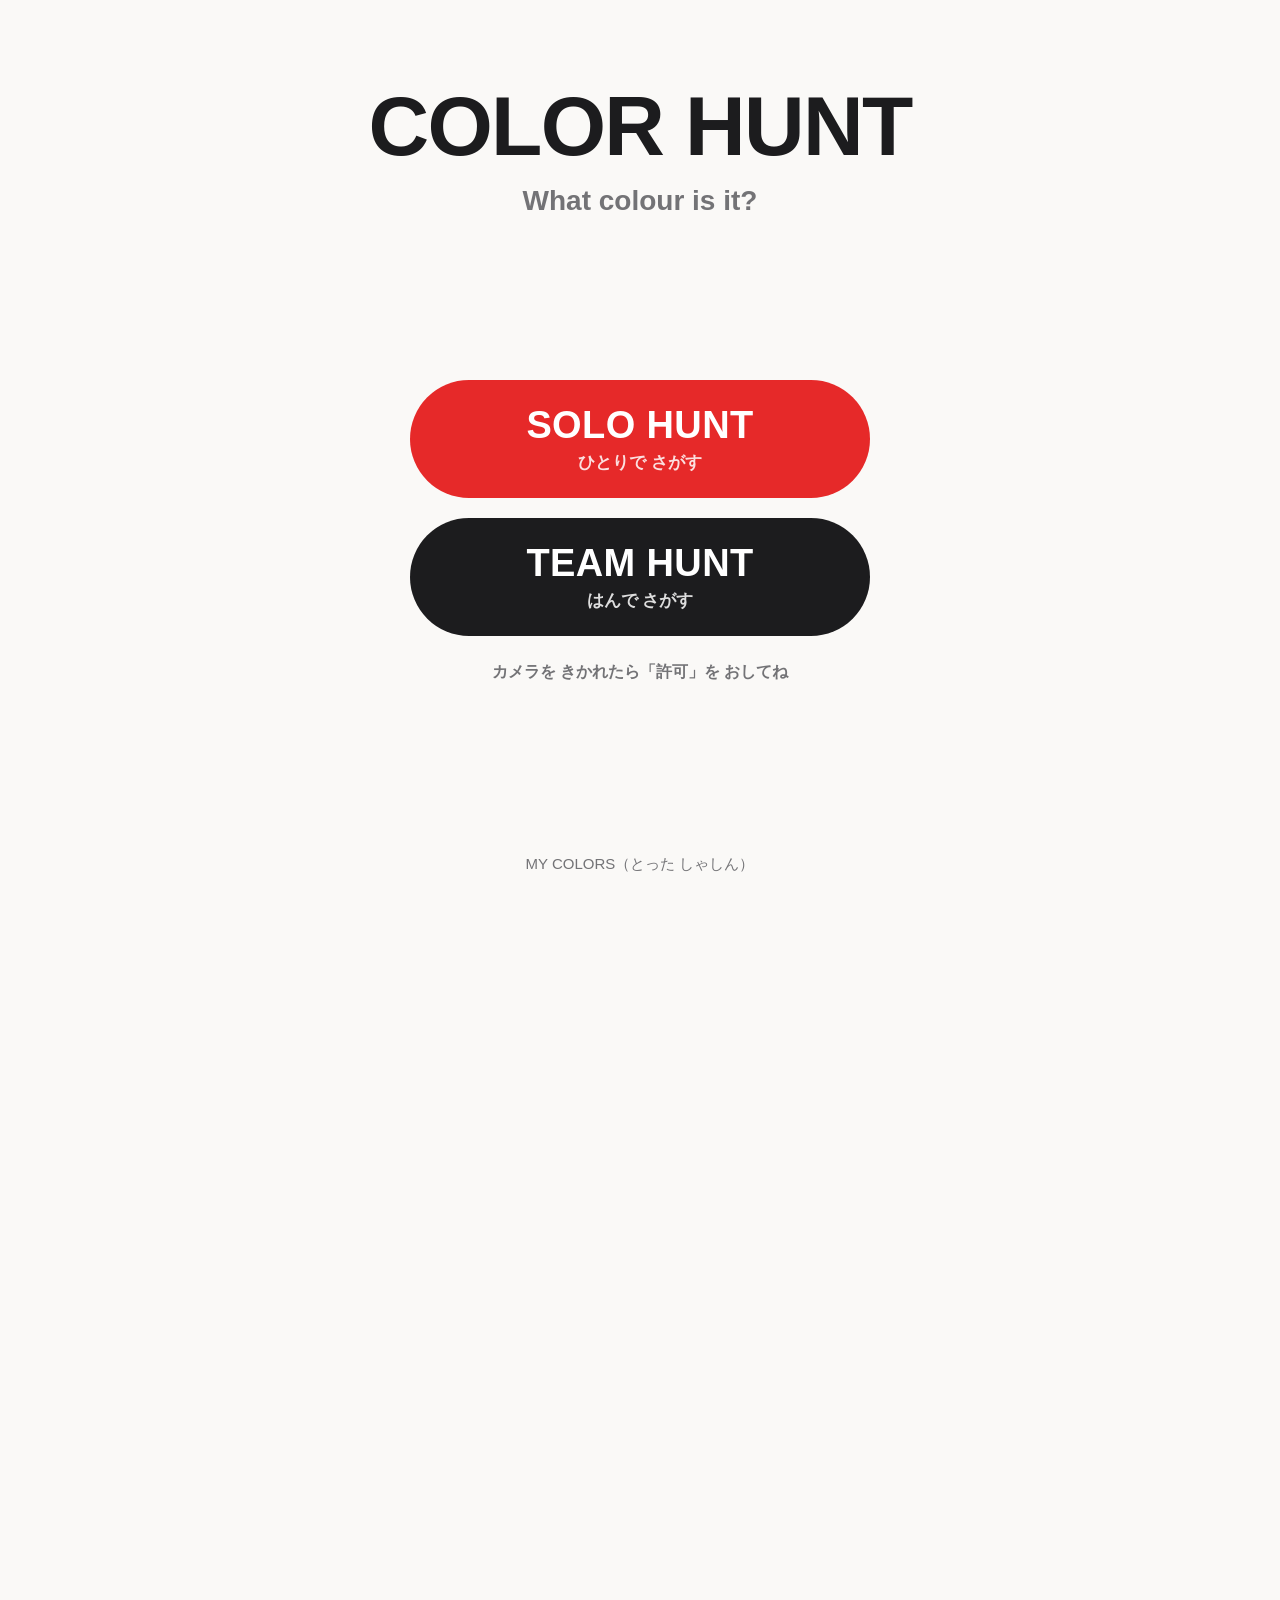
<file: index.html>
<!DOCTYPE html>
<html lang="ja">
<head>
<meta charset="utf-8">
<meta name="viewport" content="width=device-width, initial-scale=1">
<meta http-equiv="refresh" content="0; url=./web/">
<title>Color Hunt</title>
<style>
  body { font-family: -apple-system, BlinkMacSystemFont, "Hiragino Sans", sans-serif;
         background: #faf9f7; color: #1c1c1e; display: flex; flex-direction: column;
         align-items: center; justify-content: center; height: 100vh; margin: 0; gap: 18px; }
  a { font-size: 24px; font-weight: 700; color: #e62929; }
</style>
</head>
<body>
  <p>Color Hunt をひらいています…</p>
  <a href="./web/">ひらかないときは ここをタップ</a>
</body>
</html>
</file>
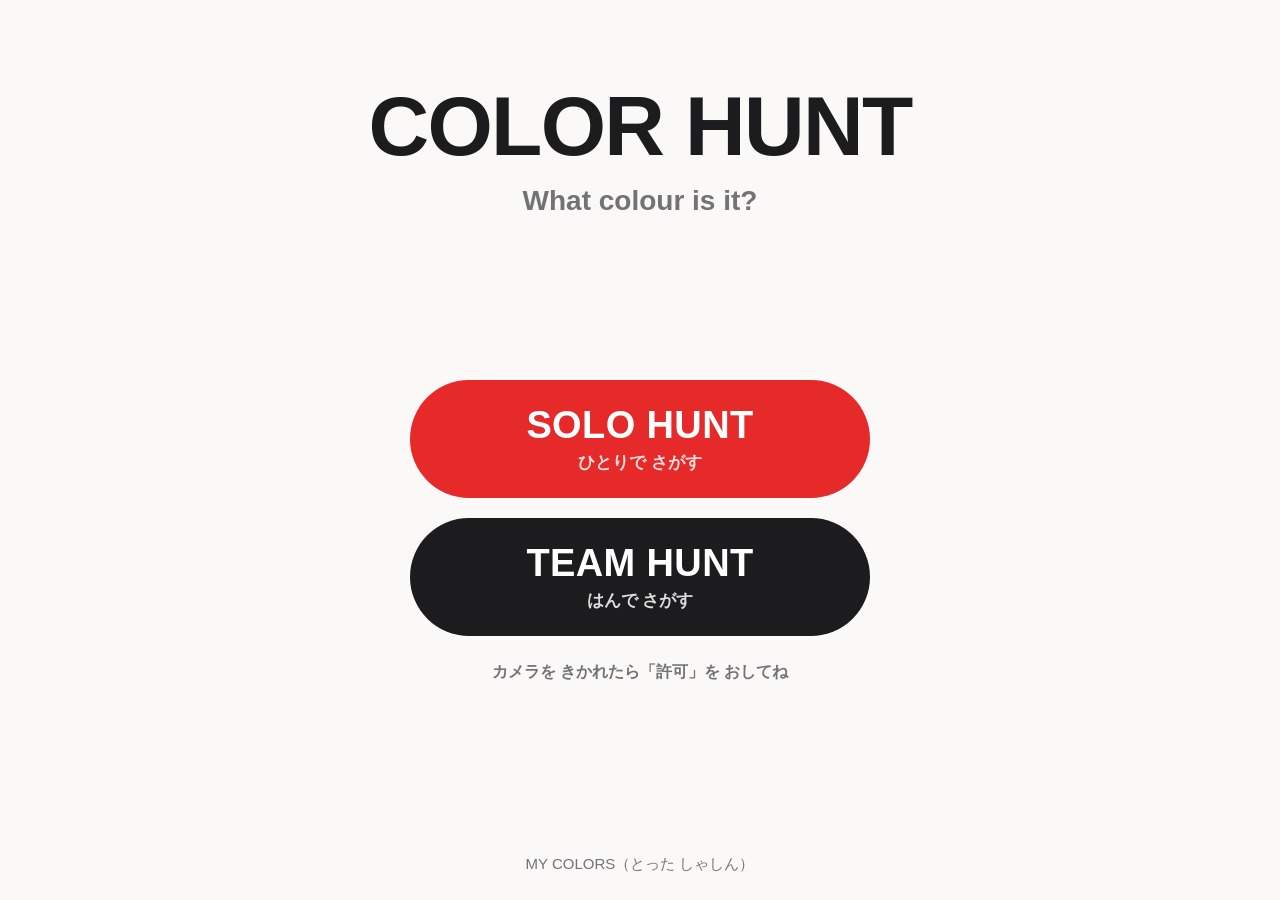
<file: web/index.html>
<!DOCTYPE html>
<html lang="ja">
<head>
<meta charset="utf-8">
<meta name="viewport" content="width=device-width, initial-scale=1, viewport-fit=cover, user-scalable=no">
<title>Color Hunt</title>
<meta name="description" content="小学3年生の外国語活動のための いろさがしアプリ">
<meta name="theme-color" content="#faf9f7">
<meta name="apple-mobile-web-app-capable" content="yes">
<meta name="apple-mobile-web-app-title" content="Color Hunt">
<meta name="apple-mobile-web-app-status-bar-style" content="black-translucent">
<link rel="manifest" href="manifest.webmanifest">
<link rel="stylesheet" href="styles.css">
</head>
<body>

<!-- ===================== HOME（えらぶのは2つだけ） ===================== -->
<section id="screen-home" class="screen is-active screen-light">
  <div class="home-top">
    <h1 class="home-title">COLOR HUNT</h1>
    <p class="home-tagline">What colour is it?</p>
  </div>
  <div class="home-buttons">
    <button id="btn-solo" class="btn btn-mode btn-primary" type="button">
      <span class="mode-title">SOLO HUNT</span>
      <span class="mode-sub">ひとりで さがす</span>
    </button>
    <button id="btn-team" class="btn btn-mode btn-dark" type="button">
      <span class="mode-title">TEAM HUNT</span>
      <span class="mode-sub">はんで さがす</span>
    </button>
    <p class="home-hint">カメラを きかれたら「許可」を おしてね</p>
  </div>
  <div class="home-foot">
    <button id="btn-home-gallery" class="text-button subtle" type="button">MY COLORS（とった しゃしん）</button>
  </div>
</section>

<!-- ===================== TEAM をえらぶ ===================== -->
<section id="screen-team" class="screen screen-light">
  <header class="plain-header">
    <button id="btn-team-back" class="text-button subtle" type="button">← もどる</button>
  </header>
  <h2 class="team-title">Choose your team</h2>
  <div id="team-grid" class="team-grid"></div>
</section>

<!-- ===================== はじめる前（SOLO / TEAM 共通） ===================== -->
<section id="screen-setup" class="screen screen-light">
  <header class="plain-header">
    <button id="btn-setup-back" class="text-button subtle" type="button">← もどる</button>
  </header>

  <h2 class="setup-title" id="setup-title">SOLO HUNT</h2>

  <!-- TEAM のときだけ出る。担当の色は START まで見せない（えらび直し防止） -->
  <p id="setup-note" class="setup-note hidden">さがす いろは<br>START の あとに でます</p>

  <!-- SOLO のときだけ出る: 難易度（＝いろの かず） -->
  <div id="setup-level-block" class="setup-block">
    <p class="setup-label">いろの かず</p>
    <div id="setup-levels" class="chip-row"></div>
  </div>

  <div class="setup-block">
    <p class="setup-label">じかん</p>
    <div id="setup-times" class="chip-row"></div>
    <div class="stepper-row">
      <span class="stepper-label">そのほか</span>
      <button id="btn-time-minus" class="stepper-btn" type="button" aria-label="1ぷん みじかく">−</button>
      <button id="btn-time-custom" class="stepper-value" type="button">10ふん</button>
      <button id="btn-time-plus" class="stepper-btn" type="button" aria-label="1ぷん ながく">＋</button>
    </div>
  </div>

  <div class="setup-foot">
    <p class="setup-summary" id="setup-summary">かんたん（7いろ）・3ふん</p>
    <button id="btn-start" class="btn btn-primary btn-start" type="button">START</button>
  </div>
</section>

<!-- ===================== さがす（SOLO / TEAM 共通） ===================== -->
<section id="screen-hunt" class="screen screen-camera">
  <video id="video" class="camera-video" playsinline muted autoplay></video>

  <div class="reticle" id="reticle">
    <div class="reticle-badge" aria-hidden="true">
      <svg viewBox="0 0 24 24" width="46" height="46"><path fill="#fff" d="M9.3 17.3 4 12l1.6-1.6 3.7 3.7L18.4 5l1.6 1.6z"/></svg>
    </div>
    <div class="reticle-ring"></div>
    <div class="reticle-dot"></div>
    <div class="reticle-found" id="reticle-found">You found RED!</div>
  </div>

  <div class="hunt-ui">
    <div class="hunt-top">
      <button id="btn-hunt-close" class="icon-button" type="button" aria-label="ホームに もどる">
        <svg viewBox="0 0 24 24" width="22" height="22"><path fill="#fff" d="M18.3 5.7 12 12l6.3 6.3-1.4 1.4L10.6 13.4 4.3 19.7 2.9 18.3 9.2 12 2.9 5.7 4.3 4.3l6.3 6.3 6.3-6.3z"/></svg>
      </button>
      <button id="btn-finish" class="pill-button hidden" type="button">FINISH</button>
      <span class="hunt-top-spacer"></span>
      <span id="team-badge" class="pill-label hidden">TEAM 1</span>
    </div>

    <button id="target-word" class="target-word" type="button" aria-label="いろの なまえ。タップすると えいごで よみます">
      <span id="target-name">RED</span>
      <svg viewBox="0 0 24 24" width="32" height="32" aria-hidden="true"><path fill="#fff" fill-opacity=".9" d="M3 9v6h4l5 5V4L7 9H3zm13.5 3a4.5 4.5 0 0 0-2.5-4v8a4.5 4.5 0 0 0 2.5-4zM14 2.2v2.1a7.7 7.7 0 0 1 0 15.4v2.1a9.8 9.8 0 0 0 0-19.6z"/></svg>
    </button>

    <div id="hunt-status" class="hunt-status">
      <span class="hunt-timer" id="hunt-timer">5:00</span>
      <span class="hunt-found">✓ Found <b id="hunt-found">0</b></span>
    </div>

    <div class="hunt-spacer"></div>

    <p id="camera-message" class="camera-message hidden"></p>
    <p id="status-line" class="status-line">まん中に あわせてね</p>
    <button id="btn-shutter" class="shutter" type="button" aria-label="しゃしんを とる" disabled>
      <span class="shutter-inner"></span>
    </button>
  </div>

  <!-- 3 2 1 -->
  <div id="countdown" class="countdown hidden">
    <div id="countdown-color" class="countdown-color">RED</div>
    <div id="countdown-number" class="countdown-number">3</div>
  </div>

  <!-- 撮ったら確認画面を出さず、ここで一瞬知らせてすぐ探索へ戻る -->
  <div id="saved-flash" class="saved-flash hidden">
    <img id="saved-image" class="saved-image" alt="">
    <div class="saved-label">✓ ほぞんしました</div>
  </div>

  <!-- TIME'S UP -->
  <div id="timesup" class="timesup hidden">
    <div class="timesup-title">TIME'S UP!</div>
    <div class="timesup-sub" id="timesup-sub">Found 0</div>
  </div>

  <!-- おわるときの確認（2択だけ） -->
  <div id="finish-confirm" class="modal hidden">
    <div class="modal-card">
      <p class="modal-title">おわりますか？</p>
      <button id="btn-finish-yes" class="btn btn-primary" type="button">おわる</button>
      <button id="btn-finish-no" class="btn btn-secondary" type="button">つづける</button>
    </div>
  </div>

  <!-- カメラが使えないとき -->
  <div id="permission-panel" class="permission-panel hidden">
    <p class="permission-title">カメラが つかえません<br>せんせいを よんでね</p>
    <div class="teacher-note">
      <b>先生へ</b><br>
      ページを再読み込みすると、もう一度カメラの許可を聞かれます。<br>
      出ない場合: Safari のアドレスバー左の「ぁA」→「Webサイトの設定」→ カメラ →「許可」
    </div>
    <button id="btn-retry-camera" class="btn btn-primary" type="button">もういちど ためす</button>
    <button id="btn-permission-home" class="btn btn-secondary" type="button">ホームに もどる</button>
  </div>

  <div id="debug-toggle" class="debug-toggle"></div>
  <div id="debug-panel" class="debug-panel hidden"></div>
</section>

<!-- ===================== RESULT（大画面に映す前提） ===================== -->
<section id="screen-result" class="screen screen-light">
  <div class="result-head">
    <div class="result-team" id="result-title">TEAM 1</div>
    <div class="result-color" id="result-color-row"><span class="result-swatch" id="result-swatch"></span><span id="result-color">RED</span></div>
    <div class="result-sub" id="result-sub"></div>
    <div class="result-count" id="result-count">0</div>
    <div class="result-found">FOUND</div>
  </div>
  <div id="result-grid" class="result-grid"></div>
  <div class="result-foot">
    <button id="btn-result-home" class="btn btn-secondary" type="button">ホームに もどる</button>
  </div>
</section>

<!-- ===================== 写真を大きく ===================== -->
<section id="screen-viewer" class="screen screen-light">
  <header class="plain-header">
    <button id="btn-viewer-back" class="text-button subtle" type="button">← もどる</button>
    <button id="btn-viewer-share" class="text-button subtle" type="button">ロイロノートに おくる</button>
  </header>
  <div class="viewer-color" id="viewer-color">RED</div>
  <div class="viewer-stage">
    <button id="btn-prev" class="viewer-nav" type="button" aria-label="まえの しゃしん">‹</button>
    <img id="viewer-image" class="viewer-image" alt="">
    <button id="btn-next" class="viewer-nav" type="button" aria-label="つぎの しゃしん">›</button>
  </div>
  <div class="viewer-index" id="viewer-index">1 / 1</div>
</section>

<!-- ===================== MY COLORS ===================== -->
<section id="screen-gallery" class="screen screen-light">
  <header class="sheet-header">
    <span class="sheet-title">MY COLORS</span>
    <button id="btn-gallery-close" class="text-button" type="button">とじる</button>
  </header>
  <div id="gallery-body" class="gallery-body"></div>
  <footer class="gallery-footer">
    <button id="btn-export" class="text-button subtle" type="button">データを かきだす（先生用）</button>
  </footer>
</section>

<!-- ===================== 1枚を大きく（MY COLORS から） ===================== -->
<section id="screen-detail" class="screen screen-light">
  <header class="sheet-header">
    <button id="btn-detail-back" class="text-button" type="button">← もどる</button>
    <span class="sheet-title" id="detail-color">RED</span>
    <span class="sheet-spacer"></span>
  </header>
  <div class="detail-body">
    <img id="detail-image" class="detail-image" alt="">
    <p id="detail-date" class="detail-date"></p>
    <button id="btn-detail-share" class="btn btn-primary btn-green" type="button">ロイロノートに おくる</button>
    <button id="btn-detail-delete" class="text-button danger" type="button">けす</button>
  </div>
</section>

<script type="module" src="js/app.js"></script>
</body>
</html>
</file>
<file: web/styles.css>
/* Color Hunt Web — 小学3年生向け。大きく・シンプルに。
   色は Swift 版の Theme.swift と合わせてある。 */

:root {
  --bg: #faf9f7;
  --ink: #1c1c1e;
  --subtle: #737376;
  --accent: #e62929;
  --matching: #ffcc1a;
  --success: #2ec457;
  --radius: 999px;
  --safe-t: env(safe-area-inset-top, 0px);
  --safe-b: env(safe-area-inset-bottom, 0px);
}

* { box-sizing: border-box; -webkit-tap-highlight-color: transparent; }

html, body {
  margin: 0;
  padding: 0;
  height: 100%;
  overscroll-behavior: none;
}

body {
  font-family: -apple-system, BlinkMacSystemFont, "Hiragino Sans", "Helvetica Neue", sans-serif;
  background: var(--bg);
  color: var(--ink);
  -webkit-user-select: none;
  user-select: none;
  touch-action: manipulation;
}

.hidden { display: none !important; }

/* ---------- 画面の切りかえ ---------- */
.screen {
  position: fixed;
  inset: 0;
  display: none;
  flex-direction: column;
}
.screen.is-active { display: flex; }
.screen-light { background: var(--bg); }
.screen-dark { background: #000; }
.screen-camera { background: #000; }

/* ---------- ボタン ---------- */
.btn {
  display: block;
  width: 100%;
  max-width: 460px;
  margin: 0 auto;
  border: none;
  border-radius: var(--radius);
  font-family: inherit;
  font-weight: 700;
  cursor: pointer;
  transition: opacity .12s ease, transform .12s ease;
}
.btn:active { opacity: .75; transform: scale(.985); }
.btn:disabled { opacity: .4; }

.btn-primary {
  height: 96px;
  font-size: 34px;
  color: #fff;
  background: var(--accent);
}
.btn-green { background: var(--success); }

.btn-secondary {
  height: 82px;
  font-size: 28px;
  color: var(--ink);
  background: transparent;
  border: 3px solid rgba(28, 28, 30, .28);
}
.btn-on-dark { color: #fff; border-color: rgba(255, 255, 255, .38); }

.text-button {
  border: none;
  background: none;
  font-family: inherit;
  font-size: 19px;
  font-weight: 700;
  color: var(--ink);
  padding: 10px 6px;
  cursor: pointer;
}
.text-button.subtle { color: var(--subtle); font-size: 15px; font-weight: 500; }
.text-button.danger { color: var(--accent); }

/* ---------- HOME ---------- */
#screen-home { justify-content: space-between; padding: calc(var(--safe-t) + 24px) 28px calc(var(--safe-b) + 16px); }
.home-top { text-align: center; padding-top: 6vh; }
.home-title {
  margin: 0;
  font-size: clamp(44px, 11vw, 84px);
  font-weight: 800;
  letter-spacing: -.02em;
}
.home-tagline { margin: 10px 0 0; font-size: clamp(18px, 4.4vw, 28px); font-weight: 700; color: var(--subtle); }
.home-buttons { display: flex; flex-direction: column; gap: 20px; }
.home-foot { text-align: center; min-height: 26px; }
.footnote { margin: 0; font-size: 14px; color: var(--subtle); }
.footnote.warn { color: var(--accent); }

/* ---------- カメラ画面 ---------- */
.camera-video {
  position: absolute;
  inset: 0;
  width: 100%;
  height: 100%;
  object-fit: cover;
  background: #000;
}

.hunt-ui {
  position: absolute;
  inset: 0;
  display: flex;
  flex-direction: column;
  align-items: center;
  padding: calc(var(--safe-t) + 8px) 18px calc(var(--safe-b) + 18px);
  pointer-events: none;
}
.hunt-ui > * { pointer-events: auto; }
.hunt-spacer { flex: 1; }

.hunt-top { width: 100%; display: flex; justify-content: space-between; align-items: flex-start; }
.icon-button {
  width: 52px; height: 52px;
  border: none; border-radius: 50%;
  background: rgba(0, 0, 0, .45);
  display: flex; align-items: center; justify-content: center;
  cursor: pointer;
}
.pill-button {
  height: 52px; padding: 0 18px;
  border: none; border-radius: var(--radius);
  background: rgba(0, 0, 0, .45);
  color: #fff; font-family: inherit; font-size: 16px; font-weight: 800;
  letter-spacing: .04em;
  cursor: pointer;
}

.target-word {
  margin-top: 8px;
  display: flex; align-items: center; gap: 14px;
  padding: 8px 28px;
  border: none; border-radius: var(--radius);
  background: rgba(0, 0, 0, .45);
  color: #fff;
  font-family: inherit;
  font-size: clamp(44px, 12vw, 78px);
  font-weight: 800;
  letter-spacing: -.01em;
  cursor: pointer;
}
.target-word:active { opacity: .8; }

.status-line {
  margin: 0 0 14px;
  padding: 8px 18px;
  border-radius: var(--radius);
  background: rgba(0, 0, 0, .35);
  color: #fff;
  font-size: 19px;
  font-weight: 700;
}
.camera-message {
  margin: 0 0 10px;
  padding: 9px 18px;
  border-radius: var(--radius);
  background: var(--accent);
  color: #fff;
  font-size: 15px;
  font-weight: 600;
  text-align: center;
  max-width: 90%;
}

.shutter {
  width: 96px; height: 96px;
  border: 6px solid #fff;
  border-radius: 50%;
  background: transparent;
  display: flex; align-items: center; justify-content: center;
  cursor: pointer;
  opacity: .35;
  transition: opacity .2s ease;
}
.shutter:not(:disabled) { opacity: 1; }
.shutter:not(:disabled):active { transform: scale(.94); }
.shutter-inner { width: 78px; height: 78px; border-radius: 50%; background: #fff; }

/* ---------- まん中のターゲット ---------- */
.reticle {
  position: absolute;
  top: 50%; left: 50%;
  transform: translate(-50%, -50%);
  width: 0; height: 0;
  pointer-events: none;
}
.reticle-ring {
  position: absolute; top: 50%; left: 50%;
  width: 230px; height: 230px;
  margin: -115px 0 0 -115px;
  border: 7px solid #fff;
  border-radius: 50%;
  filter: drop-shadow(0 0 5px rgba(0, 0, 0, .45));
  transition: border-color .18s ease, border-width .18s ease;
}
.reticle-dot {
  position: absolute; top: 50%; left: 50%;
  width: 16px; height: 16px; margin: -8px 0 0 -8px;
  background: #fff; border-radius: 50%;
  filter: drop-shadow(0 0 3px rgba(0, 0, 0, .45));
  transition: background-color .18s ease;
}
.reticle.is-matching .reticle-ring { border-color: var(--matching); }
.reticle.is-matching .reticle-dot { background: var(--matching); }
.reticle.is-found .reticle-ring { border-color: var(--success); border-width: 12px; }
.reticle.is-found .reticle-dot { background: var(--success); }

.reticle-badge {
  position: absolute; top: 50%; left: 50%;
  width: 84px; height: 84px; margin: -219px 0 0 -42px;
  background: var(--success); border-radius: 50%;
  display: none; align-items: center; justify-content: center;
  filter: drop-shadow(0 2px 6px rgba(0, 0, 0, .35));
}
.reticle-found {
  position: absolute; top: 50%; left: 50%;
  transform: translateX(-50%);
  margin-top: 137px;
  padding: 10px 20px;
  white-space: nowrap;
  background: var(--success);
  color: #fff; border-radius: var(--radius);
  font-size: 26px; font-weight: 800;
  display: none;
}
.reticle.is-found .reticle-badge,
.reticle.is-found .reticle-found { display: flex; }

/* ---------- 3 2 1 ---------- */
.countdown {
  position: absolute; inset: 0;
  background: rgba(0, 0, 0, .72);
  display: flex; flex-direction: column;
  align-items: center; justify-content: center;
  color: #fff;
}
.countdown-color { font-size: clamp(52px, 15vw, 96px); font-weight: 800; letter-spacing: -.01em; }
.countdown-number { font-size: clamp(96px, 28vw, 165px); font-weight: 800; line-height: 1; }
.countdown-number.pop { animation: pop .25s ease-out; }
@keyframes pop { from { transform: scale(.7); opacity: 0; } to { transform: scale(1); opacity: 1; } }

/* ---------- カメラが使えないとき ---------- */
.permission-panel {
  position: absolute; inset: 0;
  background: var(--bg);
  display: flex; flex-direction: column;
  align-items: center; justify-content: center;
  gap: 18px; padding: 30px;
  text-align: center;
}
.permission-title { margin: 0; font-size: 26px; font-weight: 800; line-height: 1.5; }
.permission-note { margin: 0; font-size: 15px; color: var(--subtle); line-height: 1.7; max-width: 460px; }

/* ---------- 先生用のかくれた表示 ---------- */
.debug-toggle { position: absolute; left: 0; bottom: 0; width: 64px; height: 64px; }
.debug-panel {
  position: absolute; left: 8px; bottom: 76px;
  padding: 8px 10px; border-radius: 8px;
  background: rgba(0, 0, 0, .65); color: #fff;
  font-family: ui-monospace, Menlo, monospace; font-size: 14px; white-space: pre;
}

/* ---------- 撮影後の確認 ---------- */
#screen-preview { align-items: center; padding: calc(var(--safe-t) + 10px) 24px calc(var(--safe-b) + 20px); gap: 14px; }
.preview-color { margin: 0; color: #fff; font-size: 46px; font-weight: 800; }
.preview-image-wrap { flex: 1; width: 100%; display: flex; align-items: center; justify-content: center; min-height: 0; }
.preview-image { max-width: 100%; max-height: 100%; object-fit: contain; }
.preview-message {
  margin: 0; padding: 9px 18px; border-radius: var(--radius);
  background: var(--accent); color: #fff; font-size: 16px; font-weight: 600; text-align: center;
}
.preview-actions { width: 100%; display: flex; flex-direction: column; gap: 12px; align-items: center; }
.saved-note { margin: 0; color: var(--success); font-size: 20px; font-weight: 800; }

/* ---------- MY COLORS ---------- */
.sheet-header {
  display: flex; align-items: center; justify-content: space-between;
  gap: 8px; padding: calc(var(--safe-t) + 8px) 16px 8px;
  border-bottom: 1px solid rgba(0, 0, 0, .08);
}
.sheet-title { font-size: 19px; font-weight: 800; letter-spacing: .04em; }
.sheet-spacer { width: 64px; }
.gallery-body { flex: 1; overflow-y: auto; -webkit-overflow-scrolling: touch; padding: 20px; }
.gallery-footer { padding: 6px 16px calc(var(--safe-b) + 10px); text-align: center; }

.color-section { margin-bottom: 30px; }
.color-section-head { display: flex; align-items: center; gap: 10px; margin-bottom: 12px; }
.color-dot { width: 22px; height: 22px; border-radius: 50%; }
.color-name { font-size: 30px; font-weight: 800; }
.color-count { font-size: 18px; font-weight: 700; color: var(--subtle); }
.color-grid { display: grid; grid-template-columns: repeat(auto-fill, minmax(140px, 1fr)); gap: 12px; }
.thumb { position: relative; width: 100%; aspect-ratio: 1 / 1; border: none; padding: 0; border-radius: 14px; overflow: hidden; background: #e6e6e6; cursor: pointer; }
.thumb img { width: 100%; height: 100%; object-fit: cover; display: block; }
.gallery-empty { text-align: center; padding-top: 80px; color: var(--subtle); }
.gallery-empty p { margin: 8px 0; }
.gallery-empty .big { font-size: 22px; font-weight: 800; }

/* ---------- 1枚を大きく ---------- */
.detail-body { flex: 1; display: flex; flex-direction: column; align-items: center; gap: 14px; padding: 18px 24px calc(var(--safe-b) + 20px); min-height: 0; }
.detail-image { flex: 1; max-width: 100%; min-height: 0; object-fit: contain; }
.detail-date { margin: 0; font-size: 15px; color: var(--subtle); }

/* ---------- 大きい画面 ---------- */
@media (min-width: 820px) {
  .home-title { font-size: 84px; }
  .color-grid { grid-template-columns: repeat(auto-fill, minmax(170px, 1fr)); }
}

/* =====================================================================
   簡略版（2026-09）: 選択肢を減らした HOME / TEAM / RESULT / 撮影後の知らせ
   ===================================================================== */

/* ---------- HOME: 2つの大きなボタン ---------- */
.btn-mode {
  height: auto;
  min-height: 118px;
  padding: 16px 20px;
  display: flex;
  flex-direction: column;
  align-items: center;
  justify-content: center;
  gap: 4px;
}
.btn-dark { color: #fff; background: var(--ink); }
.mode-title { font-size: 38px; font-weight: 800; letter-spacing: .01em; }
.mode-sub { font-size: 17px; font-weight: 700; opacity: .85; }
.home-hint { margin: 6px 0 0; text-align: center; font-size: 16px; font-weight: 700; color: var(--subtle); }

/* ---------- TEAM をえらぶ ---------- */
.plain-header {
  display: flex; align-items: center; justify-content: space-between;
  padding: calc(var(--safe-t) + 8px) 16px 4px;
}
.team-title { margin: 6px 0 18px; text-align: center; font-size: clamp(34px, 7vw, 48px); font-weight: 800; }
.team-grid {
  display: grid;
  grid-template-columns: repeat(auto-fill, minmax(150px, 1fr));
  gap: 18px;
  padding: 0 24px calc(var(--safe-b) + 24px);
  max-width: 820px;
  width: 100%;
  margin: 0 auto;
}
.team-card {
  height: 150px;
  border: 3px solid rgba(28, 28, 30, .18);
  border-radius: 22px;
  background: #fff;
  display: flex; flex-direction: column; align-items: center; justify-content: center;
  font-family: inherit; color: var(--ink);
  cursor: pointer;
}
.team-card:active { transform: scale(.97); }
.team-card small { font-size: 16px; font-weight: 700; color: var(--subtle); }
.team-card span { font-size: 72px; font-weight: 800; line-height: 1; }

/* ---------- さがす画面の TEAM 表示 ---------- */
.hunt-top-spacer { flex: 1; }
.pill-label {
  height: 52px; padding: 0 16px;
  border-radius: var(--radius);
  background: rgba(0, 0, 0, .45);
  color: #fff; font-size: 17px; font-weight: 800;
  display: inline-flex; align-items: center;
}
.hunt-status { margin-top: 10px; display: flex; gap: 14px; align-items: center; }
.hunt-timer {
  padding: 4px 18px; border-radius: var(--radius);
  background: rgba(0, 0, 0, .45); color: #fff;
  font-size: 40px; font-weight: 800; font-variant-numeric: tabular-nums;
}
.hunt-timer.is-warning { color: var(--matching); }
.hunt-found {
  padding: 6px 16px; border-radius: var(--radius);
  background: rgba(0, 0, 0, .45); color: #fff;
  font-size: 18px; font-weight: 700;
}
.hunt-found b { font-size: 30px; font-weight: 800; margin-left: 4px; }

/* ---------- 撮ったあとの一瞬の知らせ ---------- */
.saved-flash {
  position: absolute; inset: 0;
  background: rgba(0, 0, 0, .82);
  display: flex; flex-direction: column; align-items: center; justify-content: center;
  gap: 18px;
}
.saved-image { max-width: 70%; max-height: 58%; border-radius: 16px; border: 4px solid #fff; }
.saved-label { color: #fff; font-size: 34px; font-weight: 800; }

/* ---------- TIME'S UP / 確認 ---------- */
.timesup {
  position: absolute; inset: 0; background: rgba(0, 0, 0, .8);
  display: flex; flex-direction: column; align-items: center; justify-content: center; gap: 10px;
  color: #fff;
}
.timesup-title { font-size: clamp(48px, 13vw, 76px); font-weight: 800; }
.timesup-sub { font-size: 40px; font-weight: 800; opacity: .9; }
.modal {
  position: absolute; inset: 0; background: rgba(0, 0, 0, .55);
  display: flex; align-items: center; justify-content: center; padding: 24px;
}
.modal-card {
  width: 100%; max-width: 440px; background: var(--bg); border-radius: 24px;
  padding: 26px 22px; display: flex; flex-direction: column; gap: 14px;
}
.modal-title { margin: 0 0 4px; text-align: center; font-size: 26px; font-weight: 800; }
.teacher-note {
  max-width: 480px; padding: 14px; border-radius: 14px;
  background: rgba(28, 28, 30, .05);
  font-size: 14px; line-height: 1.7; color: var(--subtle); text-align: center;
}

/* ---------- RESULT（教室の大画面に映す） ---------- */
#screen-result { padding-top: calc(var(--safe-t) + 8px); }
.result-head { text-align: center; padding: 6px 20px 0; }
.result-team { font-size: 44px; font-weight: 800; }
.result-color { display: flex; align-items: center; justify-content: center; gap: 14px; font-size: 62px; font-weight: 800; }
.result-swatch { width: 38px; height: 38px; border-radius: 10px; border: 2px solid rgba(28,28,30,.18); }
.result-count { font-size: 150px; font-weight: 800; line-height: 1; margin-top: 4px; }
.result-found { font-size: 34px; font-weight: 800; color: var(--subtle); margin-top: -6px; }
.result-grid {
  flex: 1; overflow-y: auto; -webkit-overflow-scrolling: touch;
  display: grid; grid-template-columns: repeat(auto-fill, minmax(230px, 1fr));
  gap: 14px; padding: 14px 20px; align-content: start;
}
.result-foot { padding: 10px 28px calc(var(--safe-b) + 16px); }
.result-empty { grid-column: 1 / -1; text-align: center; color: var(--subtle); font-size: 20px; font-weight: 700; padding-top: 30px; }

/* ---------- 写真を大きく ---------- */
.viewer-color { text-align: center; font-size: 46px; font-weight: 800; }
.viewer-stage { flex: 1; min-height: 0; display: flex; align-items: center; gap: 8px; padding: 8px; }
.viewer-image { flex: 1; min-width: 0; max-height: 100%; object-fit: contain; }
.viewer-nav {
  width: 64px; height: 120px; border: none; border-radius: 16px;
  background: rgba(28, 28, 30, .06); color: var(--ink);
  font-size: 56px; font-weight: 700; cursor: pointer;
}
.viewer-nav:disabled { opacity: .2; }
.viewer-index { text-align: center; font-size: 30px; font-weight: 800; padding-bottom: calc(var(--safe-b) + 16px); }

/* ---------- はじめる前（SOLO / TEAM 共通） ---------- */
#screen-setup { padding: calc(var(--safe-t) + 6px) 24px calc(var(--safe-b) + 14px); overflow-y: auto; }
.setup-title { margin: 2px 0 14px; text-align: center; font-size: clamp(34px, 7vw, 46px); font-weight: 800; }
.setup-note {
  width: 100%; max-width: 460px; margin: 0 auto 18px;
  padding: 18px 16px; border-radius: 20px;
  background: rgba(28, 28, 30, .05);
  text-align: center; font-size: 22px; font-weight: 800; line-height: 1.5;
  color: var(--subtle);
}
.setup-block { width: 100%; max-width: 460px; margin: 0 auto 16px; }
.setup-label { margin: 0 0 8px; font-size: 17px; font-weight: 800; color: var(--subtle); }
.chip-row { display: grid; grid-template-columns: repeat(auto-fit, minmax(76px, 1fr)); gap: 10px; }
.chip {
  min-height: 64px; padding: 8px 6px;
  border: 3px solid rgba(28, 28, 30, .18); border-radius: 18px;
  background: transparent; color: var(--ink);
  font-family: inherit; font-size: 24px; font-weight: 800; cursor: pointer;
  display: flex; flex-direction: column; align-items: center; justify-content: center; gap: 2px;
}
.chip small { font-size: 13px; font-weight: 700; color: var(--subtle); }
.chip.is-on { background: var(--ink); color: #fff; border-color: var(--ink); }
.chip.is-on small { color: rgba(255, 255, 255, .8); }
.stepper-row { display: flex; align-items: center; gap: 10px; margin-top: 10px; }
.stepper-label { margin-right: auto; font-size: 15px; font-weight: 700; color: var(--subtle); }
.stepper-btn {
  width: 64px; height: 64px; border-radius: 18px;
  border: 3px solid rgba(28, 28, 30, .18); background: transparent; color: var(--ink);
  font-family: inherit; font-size: 32px; font-weight: 800; cursor: pointer;
}
.stepper-value {
  min-width: 118px; height: 64px; padding: 0 12px; border-radius: 18px;
  border: 3px solid rgba(28, 28, 30, .18); background: transparent; color: var(--ink);
  font-family: inherit; font-size: 24px; font-weight: 800; cursor: pointer;
}
.stepper-value.is-on { background: var(--ink); color: #fff; border-color: var(--ink); }
.setup-foot { margin-top: auto; padding-top: 10px; }
.setup-summary { margin: 0 0 10px; text-align: center; font-size: 17px; font-weight: 700; color: var(--subtle); }
.btn-start { letter-spacing: .06em; }

/* ---------- 履歴（1回の活動ごと） ---------- */
.session { margin-bottom: 28px; }
.session-head { display: flex; align-items: baseline; flex-wrap: wrap; gap: 8px 12px; margin-bottom: 10px; }
.session-when { font-size: 24px; font-weight: 800; }
.session-what { font-size: 15px; font-weight: 700; color: var(--subtle); }
.session-count { margin-left: auto; font-size: 20px; font-weight: 800; }
.thumb-cap {
  position: absolute; left: 0; right: 0; bottom: 0;
  padding: 4px 6px; background: rgba(0, 0, 0, .52); color: #fff;
  font-size: 13px; font-weight: 800; letter-spacing: .03em; text-align: center;
}
.result-sub { font-size: 20px; font-weight: 700; color: var(--subtle); margin-top: 2px; }
</file>
